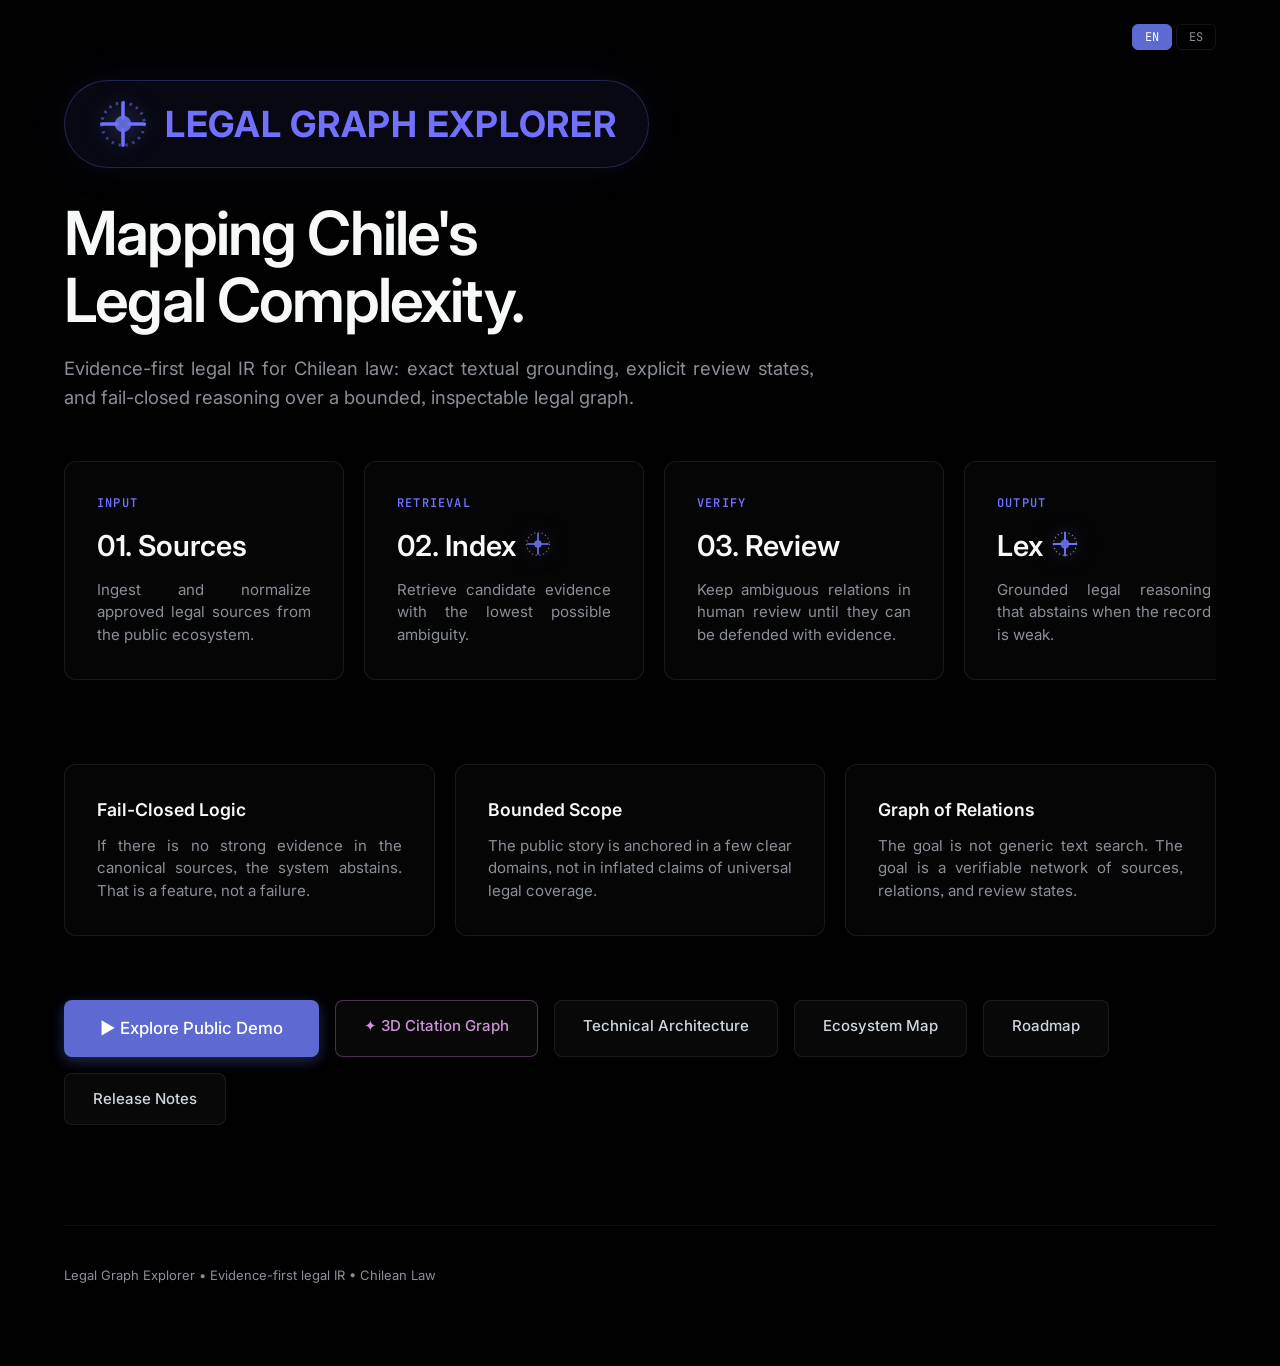
<file: index.html>
<!DOCTYPE html>
<html lang="en">
<head>
    <meta charset="UTF-8">
    <meta name="viewport" content="width=device-width, initial-scale=1.0">
    <title>Legal Graph Explorer — Evidence-First Legal IR for Chilean Law</title>
    <link href="https://fonts.googleapis.com/css2?family=Inter:wght@300;400;500;600;700&family=JetBrains+Mono:wght@400;500&display=swap" rel="stylesheet">
    <link rel="stylesheet" href="base.css">
    <link rel="icon" href="data:image/svg+xml,<svg xmlns='http://www.w3.org/2000/svg' viewBox='0 0 44 44' fill='none'><circle cx='22' cy='22' r='18' stroke='%237170ff' stroke-width='2.5' stroke-dasharray='2 4' opacity='0.5'/><circle cx='22' cy='22' r='7' fill='%235e6ad2'/><path d='M22 17V4M22 27V40M17 22H4M27 22H40' stroke='%237170ff' stroke-width='3' stroke-linecap='round'/></svg>">
    <style>
        .branding-logo {
            display: inline-flex;
            align-items: center;
            gap: 8px;
            font-weight: 700;
            letter-spacing: -0.03em;
        }
        .logo-svg {
            vertical-align: middle;
            filter: drop-shadow(0 0 10px rgba(94, 106, 210, 0.5));
        }
        .badge {
            display: inline-flex;
            align-items: center;
            gap: 16px;
            background: rgba(94, 106, 210, 0.08);
            color: var(--accent-glow);
            padding: 16px 32px;
            border-radius: 9999px;
            font-size: 36px;
            font-weight: 700;
            border: 1px solid rgba(94, 106, 210, 0.3);
            margin-bottom: 32px;
            text-transform: uppercase;
            letter-spacing: 0.02em;
            box-shadow: 0 0 40px rgba(94, 106, 210, 0.1);
        }
        .badge .logo-svg {
            width: 52px;
            height: 52px;
        }
        .node h3 {
            display: flex;
            align-items: center;
            gap: 8px;
            font-size: 1.8rem;
            font-weight: 600;
            color: var(--text-primary);
            margin-bottom: 12px;
        }
        .logo-small {
            width: 28px;
            height: 28px;
            margin-top: -2px;
            stroke-width: 3.5;
        }
        .node.special h3 {
            font-size: 1.8rem;
            margin-bottom: 12px;
            color: var(--text-primary);
            letter-spacing: normal;
        }
        /* ── Language toggle ── */
        .lang-toggle {
            display: flex;
            gap: 4px;
            position: absolute;
            top: 24px;
            right: 24px;
            z-index: 10;
        }
        .lang-toggle button {
            font-family: 'JetBrains Mono', monospace;
            font-size: 0.75rem;
            padding: 4px 12px;
            border-radius: 6px;
            border: 1px solid var(--border-std);
            background: transparent;
            color: var(--text-tertiary);
            cursor: pointer;
            transition: all 0.15s;
        }
        .lang-toggle button.active {
            background: var(--accent);
            color: white;
            border-color: var(--accent);
        }
        .lang-toggle button:not(.active):hover {
            border-color: var(--accent);
            color: var(--accent-glow);
        }
        .layout { position: relative; }
    </style>
</head>
<body>
    <div class="layout">
        <div class="lang-toggle">
            <button data-lang="en" class="active" onclick="setLang('en')">EN</button>
            <button data-lang="es" onclick="setLang('es')">ES</button>
        </div>

        <header>
            <div class="badge">
                <svg class="logo-svg" viewBox="0 0 44 44" fill="none">
                    <circle cx="22" cy="22" r="18" stroke="currentColor" stroke-width="2.5" stroke-dasharray="2 4" opacity="0.5"/>
                    <circle cx="22" cy="22" r="7" fill="#5e6ad2"/>
                    <path d="M22 17V4M22 27V40M17 22H4M27 22H40" stroke="#7170ff" stroke-width="3" stroke-linecap="round"/>
                </svg>
                LEGAL GRAPH EXPLORER
            </div>
            <h1><span data-i18n="hero-title">Mapping Chile's <br>Legal Complexity.</span></h1>
            <p class="lead" data-i18n="hero-lead">Evidence-first legal IR for Chilean law: exact textual grounding, explicit review states, and fail-closed reasoning over a bounded, inspectable legal graph.</p>
        </header>

        <section class="pipeline-container">
            <div class="node">
                <span class="node-label">INPUT</span>
                <h3><span data-i18n="p1-title">01. Sources</span></h3>
                <p data-i18n="p1-desc">Ingest and normalize approved legal sources from the public ecosystem.</p>
            </div>
            <div class="node">
                <span class="node-label">RETRIEVAL</span>
                <h3><span data-i18n="p2-title">02. Index</span><svg class="logo-svg logo-small" viewBox="0 0 44 44" fill="none">
                    <circle cx="22" cy="22" r="18" stroke="currentColor" stroke-width="2" stroke-dasharray="2 4" opacity="0.4"/>
                    <circle cx="22" cy="22" r="6" fill="#5e6ad2"/>
                    <path d="M22 17V6M22 27V38M17 22H6M27 22H38" stroke="#7170ff" stroke-width="2.5" stroke-linecap="round"/>
                </svg></h3>
                <p data-i18n="p2-desc">Retrieve candidate evidence with the lowest possible ambiguity.</p>
            </div>
            <div class="node">
                <span class="node-label">VERIFY</span>
                <h3><span data-i18n="p3-title">03. Review</span></h3>
                <p data-i18n="p3-desc">Keep ambiguous relations in human review until they can be defended with evidence.</p>
            </div>
            <div class="node">
                <span class="node-label">OUTPUT</span>
                <h3><span data-i18n="p4-title">Lex</span><svg class="logo-svg logo-small" viewBox="0 0 44 44" fill="none">
                    <circle cx="22" cy="22" r="18" stroke="currentColor" stroke-width="2" stroke-dasharray="2 4" opacity="0.5"/>
                    <circle cx="22" cy="22" r="7" fill="#5e6ad2"/>
                    <path d="M22 17V4M22 27V40M17 22H4M27 22H40" stroke="#7170ff" stroke-width="3" stroke-linecap="round"/>
                </svg></h3>
                <p data-i18n="p4-desc">Grounded legal reasoning that abstains when the record is weak.</p>
            </div>
        </section>

        <div class="grid">
            <div class="box">
                <h4 data-i18n="b1-title">Fail-Closed Logic</h4>
                <p data-i18n="b1-desc">If there is no strong evidence in the canonical sources, the system abstains. That is a feature, not a failure.</p>
            </div>
            <div class="box">
                <h4 data-i18n="b2-title">Bounded Scope</h4>
                <p data-i18n="b2-desc">The public story is anchored in a few clear domains, not in inflated claims of universal legal coverage.</p>
            </div>
            <div class="box">
                <h4 data-i18n="b3-title">Graph of Relations</h4>
                <p data-i18n="b3-desc">The goal is not generic text search. The goal is a verifiable network of sources, relations, and review states.</p>
            </div>
        </div>

        <nav class="nav-links">
            <a href="demo.html" class="btn btn-primary" style="font-size: 1.05rem; padding: 16px 36px;"><span data-i18n="nav-demo">▶ Explore Public Demo</span></a>
            <a href="graph.html" class="btn btn-ghost" style="border-color: rgba(186,104,200,0.4); color: #ce93d8;">✦ 3D Citation Graph</a>
            <a href="docs.html?page=docs/architecture.md" class="btn btn-ghost" data-i18n="nav-arch">Technical Architecture</a>
            <a href="docs.html?page=docs/ecosystem.md" class="btn btn-ghost" data-i18n="nav-eco">Ecosystem Map</a>
            <a href="docs.html?page=docs/roadmap.md" class="btn btn-ghost" data-i18n="nav-road">Roadmap</a>
            <a href="docs.html?page=docs/release-notes.md" class="btn btn-ghost" data-i18n="nav-rel">Release Notes</a>
        </nav>

        <footer style="margin-top: 100px; padding-top: 40px; border-top: 1px solid var(--border-subtle); color: var(--text-tertiary); font-size: 13px;">
            <span data-i18n="footer">Legal Graph Explorer &bull; Evidence-first legal IR &bull; Chilean Law</span>
        </footer>
    </div>

<script>
const I18N = {
    en: {
        'hero-title': 'Mapping Chile\'s <br>Legal Complexity.',
        'hero-lead': 'Evidence-first legal IR for Chilean law: exact textual grounding, explicit review states, and fail-closed reasoning over a bounded, inspectable legal graph.',
        'p1-title': '01. Sources',
        'p1-desc': 'Ingest and normalize approved legal sources from the public ecosystem.',
        'p2-title': '02. Index',
        'p2-desc': 'Retrieve candidate evidence with the lowest possible ambiguity.',
        'p3-title': '03. Review',
        'p3-desc': 'Keep ambiguous relations in human review until they can be defended with evidence.',
        'p4-title': 'Lex',
        'p4-desc': 'Grounded legal reasoning that abstains when the record is weak.',
        'b1-title': 'Fail-Closed Logic',
        'b1-desc': 'If there is no strong evidence in the canonical sources, the system abstains. That is a feature, not a failure.',
        'b2-title': 'Bounded Scope',
        'b2-desc': 'The public story is anchored in a few clear domains, not in inflated claims of universal legal coverage.',
        'b3-title': 'Graph of Relations',
        'b3-desc': 'The goal is not generic text search. The goal is a verifiable network of sources, relations, and review states.',
        'nav-demo': '▶ Explore Public Demo',
        'nav-arch': 'Technical Architecture',
        'nav-eco': 'Ecosystem Map',
        'nav-road': 'Roadmap',
        'nav-rel': 'Release Notes',
        'footer': 'Legal Graph Explorer &bull; Evidence-first legal IR for Chilean law'
    },
    es: {
        'hero-title': 'Mapeando la Complejidad<br>Legal de Chile.',
        'hero-lead': 'IR legal basado en evidencia para el derecho chileno: fundamentación textual exacta, estados de revisión explícitos y razonamiento fail-closed sobre un grafo legal acotado e inspeccionable.',
        'p1-title': '01. Fuentes',
        'p1-desc': 'Ingestar y normalizar fuentes legales aprobadas del ecosistema público.',
        'p2-title': '02. Índice',
        'p2-desc': 'Recuperar evidencia candidata con la menor ambigüedad posible.',
        'p3-title': '03. Revisión',
        'p3-desc': 'Mantener relaciones ambiguas en revisión humana hasta que puedan defenderse con evidencia.',
        'p4-title': '04. Razonamiento',
        'p4-desc': 'Razonamiento legal fundamentado que se abstiene cuando el registro es débil.',
        'b1-title': 'Lógica Fail-Closed',
        'b1-desc': 'Si no hay evidencia sólida en las fuentes canónicas, el sistema se abstiene. Eso es una característica, no una falla.',
        'b2-title': 'Alcance Acotado',
        'b2-desc': 'La historia pública se ancla en dominios claros y acotados, no en afirmaciones infladas de cobertura legal universal.',
        'b3-title': 'Grafo de Relaciones',
        'b3-desc': 'La meta no es búsqueda de texto genérica. La meta es una red verificable de fuentes, relaciones y estados de revisión.',
        'nav-demo': '▶ Explorar Demo Pública',
        'nav-arch': 'Arquitectura Técnica',
        'nav-eco': 'Mapa del Ecosistema',
        'nav-road': 'Hoja de Ruta',
        'nav-rel': 'Notas de Versión',
        'footer': 'Legal Graph Explorer &bull; IR legal basado en evidencia &bull; Derecho Chileno'
    }
};
function setLang(lang) {
    document.querySelectorAll('[data-i18n]').forEach(el => {
        const key = el.getAttribute('data-i18n');
        if (I18N[lang] && I18N[lang][key]) {
            el.innerHTML = I18N[lang][key];
        }
    });
    document.querySelectorAll('.lang-toggle button').forEach(b => {
        b.classList.toggle('active', b.getAttribute('data-lang') === lang);
    });
    document.documentElement.lang = lang;
    try { localStorage.setItem('lexcon-lang', lang); } catch(e) {}
}
(function() {
    const saved = localStorage.getItem('lexcon-lang');
    if (saved === 'es') setLang('es');
})();
</script>
</body>
</html>
</file>
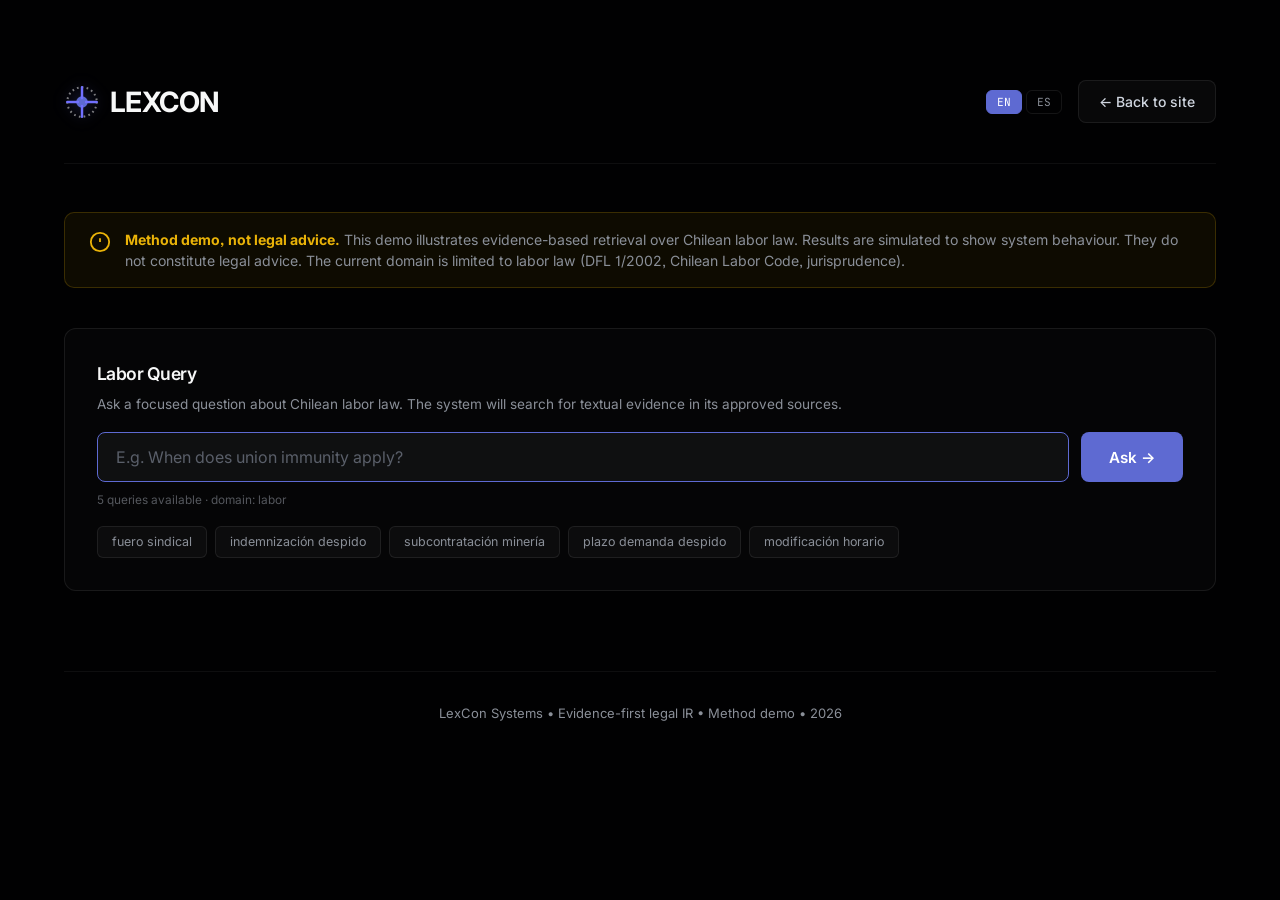
<file: demo.html>
<!DOCTYPE html>
<html lang="en">
<head>
    <meta charset="UTF-8">
    <meta name="viewport" content="width=device-width, initial-scale=1.0">
    <title>LexCon · Public Demo</title>
    <link rel="icon" href="data:image/svg+xml,<svg xmlns='http://www.w3.org/2000/svg' viewBox='0 0 44 44' fill='none'><circle cx='22' cy='22' r='18' stroke='%237170ff' stroke-width='2.5' stroke-dasharray='2 4' opacity='0.5'/><circle cx='22' cy='22' r='7' fill='%235e6ad2'/><path d='M22 17V4M22 27V40M17 22H4M27 22H40' stroke='%237170ff' stroke-width='3' stroke-linecap='round'/></svg>">
    <link href="https://fonts.googleapis.com/css2?family=Inter:wght@300;400;500;600;700&family=JetBrains+Mono:wght@400;500&display=swap" rel="stylesheet">
    <link rel="stylesheet" href="base.css">
    <style>
        body { background: #010102; }

        .demo-layout {
            max-width: 1200px;
            margin: 0 auto;
            padding: 80px 24px;
        }

        .demo-header {
            display: flex;
            justify-content: space-between;
            align-items: center;
            padding-bottom: 40px;
            border-bottom: 1px solid var(--border-subtle);
            margin-bottom: 48px;
        }

        .brand-link { text-decoration: none; color: inherit; }
        .brand-link strong {
            font-size: 28px;
            color: var(--text-primary);
            letter-spacing: -0.02em;
            font-weight: 700;
            display: flex;
            align-items: center;
            gap: 10px;
        }
        .brand-link .logo-svg-mini {
            width: 36px; height: 36px;
            vertical-align: middle;
            filter: drop-shadow(0 0 8px rgba(94, 106, 210, 0.4));
        }
        .back-link {
            font-size: 14px; padding: 10px 20px;
        }

        /* ── Language toggle ── */
        .lang-toggle {
            display: flex;
            gap: 4px;
        }
        .lang-toggle button {
            font-family: 'JetBrains Mono', monospace;
            font-size: 0.7rem;
            padding: 4px 10px;
            border-radius: 6px;
            border: 1px solid var(--border-std);
            background: transparent;
            color: var(--text-tertiary);
            cursor: pointer;
            transition: all 0.15s;
        }
        .lang-toggle button.active {
            background: var(--accent);
            color: white;
            border-color: var(--accent);
        }
        .lang-toggle button:not(.active):hover {
            border-color: var(--accent);
            color: var(--accent-glow);
        }

        .disclaimer-banner {
            background: rgba(234, 179, 8, 0.06);
            border: 1px solid rgba(234, 179, 8, 0.2);
            padding: 16px 24px;
            border-radius: 10px;
            display: flex;
            align-items: flex-start;
            gap: 14px;
            margin-bottom: 40px;
            font-size: 0.88rem;
            color: var(--text-tertiary);
            line-height: 1.5;
        }
        .disclaimer-banner .icon {
            flex-shrink: 0;
            width: 22px; height: 22px;
            color: #eab308;
            margin-top: 2px;
        }
        .disclaimer-banner strong { color: #eab308; }

        .query-panel {
            background: rgba(255,255,255,0.02);
            border: 1px solid var(--border-std);
            border-radius: 12px;
            padding: 32px;
            margin-bottom: 32px;
        }
        .query-panel h2 {
            font-size: 1.1rem;
            font-weight: 600;
            color: var(--text-primary);
            margin-bottom: 6px;
        }
        .query-panel .sub {
            font-size: 0.85rem;
            color: var(--text-tertiary);
            margin-bottom: 18px;
        }

        .query-row {
            display: flex;
            gap: 12px;
        }
        .query-row input {
            flex: 1;
            background: #0f1011;
            border: 1px solid var(--border-std);
            border-radius: 8px;
            padding: 14px 18px;
            font-size: 1rem;
            font-family: 'Inter', sans-serif;
            color: var(--text-primary);
            outline: none;
            transition: border-color 0.2s;
        }
        .query-row input:focus { border-color: var(--accent); }
        .query-row input::placeholder { color: #5a5f6a; }
        .query-row .ask-btn {
            background: var(--accent);
            color: white;
            border: none;
            border-radius: 8px;
            padding: 14px 28px;
            font-size: 0.95rem;
            font-weight: 600;
            font-family: 'Inter', sans-serif;
            cursor: pointer;
            transition: all 0.2s;
            white-space: nowrap;
        }
        .query-row .ask-btn:hover { filter: brightness(1.1); transform: translateY(-1px); }
        .query-row .ask-btn:disabled { opacity: 0.4; cursor: not-allowed; transform: none; }

        .example-hints {
            display: flex;
            flex-wrap: wrap;
            gap: 8px;
            margin-top: 16px;
        }
        .example-hint {
            font-size: 0.78rem;
            color: var(--text-tertiary);
            background: rgba(255,255,255,0.03);
            border: 1px solid var(--border-std);
            padding: 6px 14px;
            border-radius: 6px;
            cursor: pointer;
            transition: all 0.15s;
        }
        .example-hint:hover { border-color: var(--accent); color: var(--accent-glow); }

        #results { display: none; margin-top: 32px; }

        .answer-card {
            background: rgba(255,255,255,0.02);
            border: 1px solid var(--border-std);
            border-radius: 12px;
            padding: 28px;
            margin-bottom: 24px;
        }
        .answer-card .label {
            font-family: 'JetBrains Mono', monospace;
            font-size: 0.7rem;
            color: var(--accent-glow);
            text-transform: uppercase;
            letter-spacing: 0.12em;
            margin-bottom: 8px;
        }
        .answer-card .verdict {
            font-size: 1.3rem;
            font-weight: 600;
            margin-bottom: 8px;
        }
        .answer-card .verdict.abstain { color: #eab308; }
        .answer-card .verdict.answer { color: #22c55e; }
        .answer-card .explanation {
            font-size: 0.94rem;
            color: var(--text-tertiary);
            line-height: 1.6;
        }

        .evidence-section { margin-bottom: 24px; }
        .evidence-section h3 {
            font-size: 0.95rem;
            font-weight: 600;
            color: var(--text-primary);
            margin-bottom: 16px;
            display: flex;
            align-items: center;
            gap: 8px;
        }
        .evidence-card {
            background: rgba(255,255,255,0.015);
            border: 1px solid var(--border-std);
            border-radius: 10px;
            padding: 20px;
            margin-bottom: 12px;
            transition: border-color 0.2s;
        }
        .evidence-card:hover { border-color: rgba(94, 106, 210, 0.25); }
        .evidence-meta {
            display: flex;
            flex-wrap: wrap;
            gap: 8px;
            margin-bottom: 10px;
        }
        .evidence-meta .tag {
            font-size: 0.7rem;
            font-family: 'JetBrains Mono', monospace;
            padding: 3px 10px;
            border-radius: 4px;
            font-weight: 600;
            text-transform: uppercase;
            letter-spacing: 0.05em;
        }
        .tag-reviewed { background: rgba(34, 197, 94, 0.1); color: #22c55e; border: 1px solid rgba(34, 197, 94, 0.2); }
        .tag-unreviewed { background: rgba(234, 179, 8, 0.1); color: #eab308; border: 1px solid rgba(234, 179, 8, 0.2); }
        .tag-rejected { background: rgba(239, 68, 68, 0.1); color: #ef4444; border: 1px solid rgba(239, 68, 68, 0.2); }
        .tag-source { background: rgba(94, 106, 210, 0.1); color: var(--accent-glow); border: 1px solid rgba(94, 106, 210, 0.2); }

        .simulated-badge {
            display: inline-block;
            font-size: 0.68rem;
            font-family: 'JetBrains Mono', monospace;
            text-transform: uppercase;
            letter-spacing: 0.08em;
            font-weight: 700;
            padding: 2px 8px;
            border-radius: 4px;
            background: rgba(234,179,8,0.1);
            color: #eab308;
            border: 1px solid rgba(234,179,8,0.25);
        }

        .evidence-card .source-name {
            font-size: 0.85rem;
            font-weight: 500;
            color: var(--text-secondary);
            margin-bottom: 4px;
        }
        .evidence-card .snippet {
            font-size: 0.88rem;
            color: var(--text-tertiary);
            line-height: 1.5;
            padding: 10px 14px;
            background: rgba(0,0,0,0.25);
            border-radius: 6px;
            border-left: 3px solid var(--accent);
            margin-bottom: 8px;
            font-family: 'JetBrains Mono', monospace;
            font-size: 0.78rem;
        }
        .evidence-card .trace-link {
            font-size: 0.78rem;
            color: var(--accent-glow);
            cursor: pointer;
            text-decoration: underline;
            text-underline-offset: 2px;
            opacity: 0.7;
            transition: opacity 0.15s;
        }
        .evidence-card .trace-link:hover { opacity: 1; }

        .trace-panel {
            display: none;
            margin-top: 12px;
            padding: 14px;
            background: rgba(0,0,0,0.15);
            border-radius: 8px;
            border: 1px solid var(--border-std);
        }
        .trace-panel.visible { display: block; }
        .trace-panel h4 {
            font-size: 0.8rem;
            font-weight: 600;
            color: var(--text-primary);
            margin-bottom: 8px;
            font-family: 'JetBrains Mono', monospace;
        }
        .trace-panel .trace-step {
            display: flex;
            align-items: center;
            gap: 8px;
            font-size: 0.78rem;
            color: var(--text-tertiary);
            padding: 4px 0;
        }
        .trace-panel .trace-step .arrow { color: var(--accent-glow); font-weight: 600; }
        .trace-panel .trace-dot { width: 6px; height: 6px; border-radius: 50%; flex-shrink: 0; }
        .trace-dot.reviewed { background: #22c55e; }
        .trace-dot.unreviewed { background: #eab308; }

        .loading-dots {
            display: inline-flex;
            gap: 4px;
            align-items: center;
        }
        .loading-dots span {
            width: 8px; height: 8px;
            background: var(--accent);
            border-radius: 50%;
            animation: pulse 1.2s ease-in-out infinite;
        }
        .loading-dots span:nth-child(2) { animation-delay: 0.2s; }
        .loading-dots span:nth-child(3) { animation-delay: 0.4s; }
        @keyframes pulse {
            0%, 80%, 100% { opacity: 0.3; transform: scale(0.8); }
            40% { opacity: 1; transform: scale(1); }
        }

        .demo-footer {
            margin-top: 80px;
            padding-top: 32px;
            border-top: 1px solid var(--border-subtle);
            color: var(--text-tertiary);
            font-size: 13px;
            text-align: center;
        }

        @media (max-width: 700px) {
            .query-row { flex-direction: column; }
            .demo-header { flex-direction: column; gap: 16px; align-items: flex-start; }
        }
        @media (max-width: 480px) {
            .demo-layout { padding: 40px 16px; }
            .disclaimer-banner { padding: 12px 16px; font-size: 0.8rem; }
            .demo-header { padding-bottom: 24px; margin-bottom: 28px; }
            .brand-link strong { font-size: 22px; }
            .brand-link .logo-svg-mini { width: 28px; height: 28px; }
            .query-panel { padding: 20px; }
            .example-hints { max-height: 80px; overflow: hidden; }
            .evidence-card { padding: 14px; }
            .evidence-card .snippet { font-size: 0.72rem; padding: 8px 10px; }
            .answer-card { padding: 18px; }
            .answer-card .verdict { font-size: 1.1rem; }
        }
    </style>
</head>
<body>
<div class="demo-layout">

    <!-- Header -->
    <div class="demo-header">
        <a href="index.html" class="brand-link">
            <strong>
                <svg class="logo-svg-mini" viewBox="0 0 44 44" fill="none">
                    <circle cx="22" cy="22" r="18" stroke="currentColor" stroke-width="2.5" stroke-dasharray="2 4" opacity="0.5"/>
                    <circle cx="22" cy="22" r="7" fill="#5e6ad2"/>
                    <path d="M22 17V4M22 27V40M17 22H4M27 22H40" stroke="#7170ff" stroke-width="3" stroke-linecap="round"/>
                </svg>
                LEXCON
            </strong>
        </a>
        <div style="display:flex; gap:16px; align-items:center;">
            <div class="lang-toggle">
                <button data-lang="en" class="active" onclick="setLang('en')">EN</button>
                <button data-lang="es" onclick="setLang('es')">ES</button>
            </div>
            <a href="index.html" class="btn btn-ghost back-link" data-i18n="back-link">← Back to site</a>
        </div>
    </div>

    <!-- Disclaimer -->
    <div class="disclaimer-banner">
        <svg class="icon" viewBox="0 0 24 24" fill="none" stroke="currentColor" stroke-width="2">
            <circle cx="12" cy="12" r="10"/>
            <line x1="12" y1="8" x2="12" y2="12"/>
            <line x1="12" y1="16" x2="12.01" y2="16"/>
        </svg>
        <div>
            <strong data-i18n="disclaimer-title">Method demo, not legal advice.</strong>
            <span data-i18n="disclaimer-body">This demo illustrates evidence-based retrieval over Chilean labor law. Results are simulated to show system behaviour. They do not constitute legal advice. The current domain is limited to labor law (DFL 1/2002, Chilean Labor Code, jurisprudence).</span>
        </div>
    </div>

    <!-- Query -->
    <div class="query-panel">
        <h2 data-i18n="query-title">Labor Query</h2>
        <p class="sub" data-i18n="query-sub">Ask a focused question about Chilean labor law. The system will search for textual evidence in its approved sources.</p>

        <div class="query-row">
            <input type="text" id="query-input" data-i18n-placeholder="query-input-placeholder" placeholder="E.g. When does union immunity apply?" autofocus>
            <button class="ask-btn" id="ask-btn" onclick="runQuery()" data-i18n="ask-btn">Ask →</button>
        </div>

        <div class="query-footnote" style="font-size:0.74rem; color:var(--text-tertiary); margin-top:10px; opacity:0.6;"><span data-i18n="footnote">5 queries available · domain: labor</span></div>

        <div class="example-hints">
            <span class="example-hint" onclick="fillQuery('fuero sindical')">fuero sindical</span>
            <span class="example-hint" onclick="fillQuery('indemnización despido')">indemnización despido</span>
            <span class="example-hint" onclick="fillQuery('subcontratación minería')">subcontratación minería</span>
            <span class="example-hint" onclick="fillQuery('plazo demanda despido')">plazo demanda despido</span>
            <span class="example-hint" onclick="fillQuery('modificación horario')">modificación horario</span>
        </div>
    </div>

    <!-- Results -->
    <div id="results">
        <div class="answer-card" id="answer-card"></div>
        <div class="evidence-section" id="evidence-section"></div>
    </div>

    <!-- Footer -->
    <div class="demo-footer">
        LexCon Systems &bull; <span data-i18n="footer-tag">Evidence-first legal IR</span> &bull; <span data-i18n="footer-method">Method demo</span> &bull; 2026
    </div>
</div>

<script>
// ── UI Internationalization ──
const I18N_UI = {
    en: {
        'back-link': '← Back to site',
        'disclaimer-title': 'Method demo, not legal advice.',
        'disclaimer-body': 'This demo illustrates evidence-based retrieval over Chilean labor law. Results are simulated to show system behaviour. They do not constitute legal advice. The current domain is limited to labor law (DFL 1/2002, Chilean Labor Code, jurisprudence).',
        'query-title': 'Labor Query',
        'query-sub': 'Ask a focused question about Chilean labor law. The system will search for textual evidence in its approved sources.',
        'ask-btn': 'Ask →',
        'query-input-placeholder': 'E.g. When does union immunity apply?',
        'footnote': '5 queries available · domain: labor',
        'footer-tag': 'Evidence-first legal IR',
        'footer-method': 'Method demo',
        'loading-text': 'Searching evidence in approved sources...',
        'verdict-label': 'VERDICT',
        'verdict-answer': '✓ ANSWER',
        'verdict-abstain': '⏹ ABSTAINS',
        'evidence-heading': 'evidence(s) retrieved',
        'no-evidence': 'No textual evidence found in approved sources. The system cannot answer with foundation.',
        'trace-heading': 'Relation trace',
        'trace-show': '▸ Show traceability',
        'trace-hide': '▾ Hide traceability',
        'summary-reviewed': 'reviewed',
        'summary-unreviewed': 'unreviewed',
        'source-tag': 'Source',
        'reviewed-tag': 'Reviewed',
        'unreviewed-tag': 'Unreviewed',
        'rejected-tag': 'Rejected',
        'empty-msg': 'Type a query to get started',
        'simulated': 'SIMULATED',
        'pending-text': '[Text pending extraction — source identified but not reviewed]',
        'consultando': 'SEARCHING'
    },
    es: {
        'back-link': '← Volver al sitio',
        'disclaimer-title': 'Demo de método, no asesoría legal.',
        'disclaimer-body': 'Esta demo ilustra el flujo de recuperación basada en evidencia sobre derecho laboral chileno. Los resultados son simulados para mostrar el comportamiento del sistema. No constituyen asesoría legal. El dominio actual está limitado a derecho laboral (DFL 1/2002, Código del Trabajo).',
        'query-title': 'Consulta laboral',
        'query-sub': 'Haz una pregunta acotada sobre derecho laboral chileno. El sistema buscará evidencia textual en sus fuentes aprobadas.',
        'ask-btn': 'Consultar →',
        'query-input-placeholder': 'Ej: ¿Cuándo procede el fuero sindical?',
        'footnote': '5 consultas disponibles · dominio: laboral',
        'footer-tag': 'IR legal basado en evidencia',
        'footer-method': 'Demo de método',
        'loading-text': 'Buscando evidencia en fuentes aprobadas...',
        'verdict-label': 'VEREDICTO',
        'verdict-answer': '✓ RESPUESTA',
        'verdict-abstain': '⏹ SE ABSTIENE',
        'evidence-heading': 'evidencia(s) recuperada(s)',
        'no-evidence': 'No se encontró evidencia textual en las fuentes aprobadas. El sistema no puede responder con fundamento.',
        'trace-heading': 'Traza de relación',
        'trace-show': '▸ Mostrar trazabilidad',
        'trace-hide': '▾ Ocultar trazabilidad',
        'summary-reviewed': 'revisadas',
        'summary-unreviewed': 'sin revisar',
        'source-tag': 'Fuente',
        'reviewed-tag': 'Revisado',
        'unreviewed-tag': 'Sin revisar',
        'rejected-tag': 'Rechazado',
        'empty-msg': 'Escribe una consulta para comenzar',
        'simulated': 'SIMULADO',
        'pending-text': '[Texto pendiente de extracción — fuente identificada pero no revisada]',
        'consultando': 'CONSULTANDO'
    }
};

// ── Bilingual Knowledge Base ──
const KB = [
    {
        keywords: ['fuero sindical', 'sindicato', 'fuero'],
        verdict: 'answer',
        title_en: 'Union immunity applicability',
        title_es: 'Procedencia del fuero sindical',
        explanation_en: 'Article 243 of the Chilean Labor Code grants union immunity (fuero sindical) to workers involved in forming a union, from 30 days before the constitutive assembly until 30 days after. Article 244 extends this protection to union officers from their election until 6 months after leaving office.',
        explanation_es: 'El artículo 243 del Código del Trabajo establece el fuero sindical para los trabajadores que participan en la constitución de un sindicato, desde los 30 días anteriores a la asamblea constitutiva hasta 30 días después de celebrada. El artículo 244 extiende esta protección a los directores sindicales desde su elección y hasta 6 meses después de cesar en el cargo.',
        evidence_en: [
            { source: 'Chilean Labor Code, Art. 243', snippet: 'Workers involved in forming a union shall enjoy labor immunity from thirty days before the constitutive assembly until thirty days after it.', review: 'reviewed', trace: ['Chilean Labor Code (consolidated DFL 1/2002)', '→ Art. 243 §1', '→ Canonical review (LexO-graph edge #CT-243-A)', '→ Promoted to goldset 2025-03'] },
            { source: 'Chilean Labor Code, Art. 244', snippet: 'Union officers [...] shall enjoy labor immunity from their election date until six months after leaving office, for the duration of their term.', review: 'reviewed', trace: ['Chilean Labor Code (consolidated DFL 1/2002)', '→ Art. 244 §1', '→ Canonical review (LexO-graph edge #CT-244-A)', '→ Promoted to goldset 2025-01'] }
        ],
        evidence_es: [
            { source: 'Código del Trabajo, Art. 243', snippet: 'Los trabajadores que se encuentren en el proceso de constitución de un sindicato gozarán de fuero laboral desde los treinta días anteriores a la celebración de la asamblea constitutiva y hasta los treinta días siguientes a la misma.', review: 'reviewed', trace: ['Código del Trabajo (texto refundido DFL 1/2002)', '→ Art. 243 inc. 1°', '→ Revisión canónica (LexO-graph edge #CT-243-A)', '→ Promovido a goldset 2025-03'] },
            { source: 'Código del Trabajo, Art. 244', snippet: 'Los directores sindicales [...] gozarán de fuero laboral desde la fecha de su elección y hasta seis meses después de haber cesado en el cargo, por el tiempo que dure su mandato.', review: 'reviewed', trace: ['Código del Trabajo (texto refundido DFL 1/2002)', '→ Art. 244 inc. 1°', '→ Revisión canónica (LexO-graph edge #CT-244-A)', '→ Promovido a goldset 2025-01'] }
        ]
    },
    {
        keywords: ['indemnización despido', 'despido injustificado', 'indemnización años', 'años servicio'],
        verdict: 'answer',
        title_en: 'Unfair dismissal compensation',
        title_es: 'Indemnización por despido injustificado',
        explanation_en: 'Article 162 of the Labor Code governs seniority compensation for dismissal without legal cause. It grants 30 days of the last monthly salary per year worked, capped at 330 days (11 years). A substitute notice payment (30 days) also applies if the employer omits notice.',
        explanation_es: 'El artículo 162 del Código del Trabajo regula la indemnización por años de servicio en caso de despido sin causa legal. Corresponden 30 días de la última remuneración por cada año trabajado, con un tope de 330 días (11 años). Adicionalmente, procede una indemnización sustitutiva del aviso previo (30 días) si el empleador omite el aviso.',
        evidence_en: [
            { source: 'Chilean Labor Code, Art. 162', snippet: 'If the employer invokes one of the grounds under Article 160 and the court declares the dismissal unjustified, undue, or improper, the employer shall pay seniority compensation [...] at a rate of thirty days of the last monthly salary per year worked.', review: 'reviewed', trace: ['Chilean Labor Code (DFL 1/2002)', '→ Art. 162 §1', '→ Canonical review (LexO-graph edge #CT-162-A)'] }
        ],
        evidence_es: [
            { source: 'Código del Trabajo, Art. 162', snippet: 'Si el empleador invocare una de las causales del artículo 160 y el tribunal declarare injustificado, indebido o improcedente el despido, condenará al empleador al pago de la indemnización por años de servicio [...] a razón de treinta días de la última remuneración mensual por cada año trabajado.', review: 'reviewed', trace: ['Código del Trabajo (DFL 1/2002)', '→ Art. 162 inc. 1°', '→ Revisión canónica (LexO-graph edge #CT-162-A)'] }
        ]
    },
    {
        keywords: ['subcontratación', 'mineras', 'faenas mineras', 'minería'],
        verdict: 'abstain',
        title_en: 'Subcontracting in mining operations — insufficient evidence',
        title_es: 'Subcontratación en faenas mineras — evidencia insuficiente',
        explanation_en: 'The system lacks sufficient textual evidence to answer this query. Approved sources cover the general subcontracting regime (Law 20.123), but specific sectoral rules for mining operations are still under review. An additional review sprint is needed before promoting relations in this subdomain.',
        explanation_es: 'El sistema no cuenta con evidencia textual suficiente para responder esta consulta. Las fuentes aprobadas en el dominio laboral cubren el régimen general de subcontratación (Ley 20.123), pero las normas sectoriales específicas para faenas mineras aún están en revisión. Se requiere un sprint de revisión adicional antes de promover relaciones en este subdominio.',
        evidence_en: [
            { source: 'Law 20.123 (general subcontracting)', snippet: 'The law regulates work under subcontracting regimes, the operation of temporary service companies, and temporary service employment contracts.', review: 'reviewed', trace: ['Law 20.123 (consolidated text)', '→ Title I', '→ Canonical review (LexO-graph edge #L20123-T1-A)'] },
            { source: 'Mining Safety Regulation (DS 132/2003)', snippet: null, review: 'unreviewed', trace: ['DS 132/2003 — unreviewed', '→ Relation to labor subcontracting not yet established', '→ Pending: cross-reference Law 20.123 / DS 132'] }
        ],
        evidence_es: [
            { source: 'Ley 20.123 (subcontratación general)', snippet: 'La ley regula el trabajo en régimen de subcontratación, el funcionamiento de las empresas de servicios transitorios y el contrato de trabajo de servicios transitorios.', review: 'reviewed', trace: ['Ley 20.123 (texto refundido)', '→ Título I', '→ Revisión canónica (LexO-graph edge #L20123-T1-A)'] },
            { source: 'Reglamento de seguridad minera (DS 132/2003)', snippet: null, review: 'unreviewed', trace: ['DS 132/2003 — sin revisión', '→ Relación con subcontratación laboral aún no establecida', '→ Pendiente: cruce Ley 20.123 / DS 132'] }
        ],
        abstention_note_en: 'Existing evidence covers general subcontracting but not its specific application to mining operations. The system abstains because the regulatory cross-reference has not been reviewed.',
        abstention_note_es: 'La evidencia existente cubre subcontratación general pero no su aplicación específica a faenas mineras. El sistema se abstiene porque el cruce normativo no ha sido revisado.'
    },
    {
        keywords: ['plazo demanda despido', 'plazo demandar', 'caducidad despido', '60 días'],
        verdict: 'answer',
        title_en: 'Deadline to file a dismissal lawsuit',
        title_es: 'Plazo para demandar después del despido',
        explanation_en: 'Article 480 of the Labor Code sets a 60 business-day deadline from the worker\'s separation to file a labor lawsuit. If the dismissal was verbal or without a documented notice letter, the count starts when the worker has reliable knowledge of the grounds invoked.',
        explanation_es: 'El artículo 480 del Código del Trabajo establece un plazo de 60 días hábiles desde la separación del trabajador para interponer la demanda laboral. Si el despido fue verbal o sin carta de aviso documentada, el cómputo se inicia desde que el trabajador toma conocimiento fehaciente de la causal invocada.',
        evidence_en: [
            { source: 'Chilean Labor Code, Art. 480', snippet: 'Actions arising from rights recognized in this Code prescribe within sixty business days, counted from the date of the worker\'s separation.', review: 'reviewed', trace: ['Chilean Labor Code (DFL 1/2002)', '→ Art. 480 §1', '→ Canonical review (LexO-graph edge #CT-480-A)'] },
            { source: 'Chilean Labor Code, Art. 480 §2', snippet: 'In the case of a verbal dismissal or one without a notice letter, the deadline shall run from when the worker has reliable knowledge of the grounds invoked.', review: 'reviewed', trace: ['Chilean Labor Code (DFL 1/2002)', '→ Art. 480 §2', '→ Canonical review (LexO-graph edge #CT-480-B)'] }
        ],
        evidence_es: [
            { source: 'Código del Trabajo, Art. 480', snippet: 'Las acciones que emanan de los derechos reconocidos en este Código prescriben en el plazo de sesenta días hábiles, contados desde la fecha de la separación del trabajador.', review: 'reviewed', trace: ['Código del Trabajo (DFL 1/2002)', '→ Art. 480 inc. 1°', '→ Revisión canónica (LexO-graph edge #CT-480-A)'] },
            { source: 'Código del Trabajo, Art. 480 inc. 2°', snippet: 'Tratándose de un despido verbal o sin carta de aviso, el plazo se contará desde que el trabajador tome conocimiento fehaciente de la causal invocada.', review: 'reviewed', trace: ['Código del Trabajo (DFL 1/2002)', '→ Art. 480 inc. 2°', '→ Revisión canónica (LexO-graph edge #CT-480-B)'] }
        ]
    },
    {
        keywords: ['modificación horario', 'horario trabajo', 'jornada', 'unilateral'],
        verdict: 'answer',
        title_en: 'Unilateral modification of working hours',
        title_es: 'Modificación unilateral del horario de trabajo',
        explanation_en: 'Article 10 of the Labor Code establishes working hours as an essential contract element. Changes require mutual agreement. Unilateral modification by the employer may constitute constructive dismissal (self-dismissal) if it substantially affects agreed-upon conditions.',
        explanation_es: 'El artículo 10 del Código del Trabajo establece que la jornada de trabajo es un elemento esencial del contrato. Su modificación requiere acuerdo mutuo. La modificación unilateral por parte del empleador puede constituir despido indirecto (autodespido) si afecta sustancialmente las condiciones pactadas.',
        evidence_en: [
            { source: 'Chilean Labor Code, Art. 10', snippet: 'Working hours are an essential element of the individual employment contract. Any substantial modification of agreed conditions requires the consent of both parties.', review: 'reviewed', trace: ['Chilean Labor Code (DFL 1/2002)', '→ Art. 10', '→ Canonical review (LexO-graph edge #CT-10-A)'] },
            { source: 'Chilean Labor Code, Art. 171 (self-dismissal)', snippet: 'If the employer introduces substantial modifications to working conditions without the worker\'s consent, the worker may self-dismiss and shall be entitled to corresponding compensation.', review: 'reviewed', trace: ['Chilean Labor Code (DFL 1/2002)', '→ Art. 171', '→ Canonical review (LexO-graph edge #CT-171-A)'] }
        ],
        evidence_es: [
            { source: 'Código del Trabajo, Art. 10', snippet: 'La jornada de trabajo es uno de los elementos esenciales del contrato individual de trabajo. Toda modificación sustancial de las condiciones pactadas requiere acuerdo de ambas partes.', review: 'reviewed', trace: ['Código del Trabajo (DFL 1/2002)', '→ Art. 10', '→ Revisión canónica (LexO-graph edge #CT-10-A)'] },
            { source: 'Código del Trabajo, Art. 171 (despido indirecto)', snippet: 'Si el empleador introduce modificaciones sustanciales en las condiciones de trabajo sin consentimiento del trabajador, éste podrá autodespedirse y tendrá derecho a las indemnizaciones correspondientes.', review: 'reviewed', trace: ['Código del Trabajo (DFL 1/2002)', '→ Art. 171', '→ Revisión canónica (LexO-graph edge #CT-171-A)'] }
        ]
    }
];

const FALLBACK = {
    verdict: 'abstain',
    title_en: 'Query outside covered domain',
    title_es: 'Consulta fuera del dominio cubierto',
    explanation_en: 'The system does not have sufficient textual evidence in its approved sources to answer this query. Current sources cover Chilean labor law (Labor Code, Law 20.123, associated jurisprudence) for focused questions. For other areas or very specific questions, the system abstains — this is intentional.',
    explanation_es: 'El sistema no tiene suficiente evidencia textual en sus fuentes aprobadas para responder esta consulta. Las fuentes actuales cubren derecho laboral chileno (Código del Trabajo, Ley 20.123) en preguntas acotadas. Para otras áreas o preguntas muy específicas, el sistema se abstiene — esto es intencional.',
    abstention_note_en: 'Question outside the scope of approved sources. See documentation on available domains.',
    abstention_note_es: 'Pregunta fuera del alcance de las fuentes aprobadas actualmente. Consulte la documentación sobre dominios disponibles.',
    evidence: []
};

let currentLang = 'en';

function setLang(lang) {
    currentLang = lang;
    // Update data-i18n elements
    document.querySelectorAll('[data-i18n]').forEach(el => {
        const key = el.getAttribute('data-i18n');
        if (I18N_UI[lang] && I18N_UI[lang][key]) {
            el.innerHTML = I18N_UI[lang][key];
        }
    });
    // Update data-i18n-placeholder
    document.querySelectorAll('[data-i18n-placeholder]').forEach(el => {
        const key = el.getAttribute('data-i18n-placeholder');
        if (I18N_UI[lang] && I18N_UI[lang][key]) {
            el.placeholder = I18N_UI[lang][key];
        }
    });
    // Toggle active
    document.querySelectorAll('.lang-toggle button').forEach(b => {
        b.classList.toggle('active', b.getAttribute('data-lang') === lang);
    });
    document.documentElement.lang = lang;
    // Re-render if results are visible
    const results = document.getElementById('results');
    if (results.style.display === 'block' && results.dataset.rendered) {
        const state = JSON.parse(results.dataset.rendered);
        renderResults(state.entry, document.getElementById(state.answerCardId), document.getElementById(state.evidenceSectionId), lang);
    }
    try { localStorage.setItem('lexcon-lang', lang); } catch(e) {}
}

function fillQuery(text) {
    document.getElementById('query-input').value = text;
    runQuery();
}

function runQuery() {
    const input = document.getElementById('query-input');
    const query = input.value.trim();
    const btn = document.getElementById('ask-btn');
    const results = document.getElementById('results');
    const answerCard = document.getElementById('answer-card');
    const evidenceSection = document.getElementById('evidence-section');

    if (!query) {
        results.style.display = 'block';
        answerCard.innerHTML = '';
        evidenceSection.innerHTML = `
            <div style="padding: 20px; text-align: center; color: var(--text-tertiary); font-size: 0.9rem; border: 1px solid var(--border-std); border-radius: 8px; opacity: 0.7;">
                ${I18N_UI[currentLang]['empty-msg']}
            </div>`;
        return;
    }

    results.style.display = 'block';
    answerCard.innerHTML = `
        <div class="label">${I18N_UI[currentLang]['consultando']}</div>
        <div style="padding: 12px 0;">
            <span style="color: var(--text-tertiary); font-size: 0.9rem;">${I18N_UI[currentLang]['loading-text']}</span>
            <div class="loading-dots" style="margin-top: 10px;">
                <span></span><span></span><span></span>
            </div>
        </div>
    `;
    evidenceSection.innerHTML = '';
    btn.disabled = true;

    setTimeout(() => {
        const ql = query.toLowerCase();
        let match = null;
        let bestScore = 0;
        for (const entry of KB) {
            let score = 0;
            for (const kw of entry.keywords) {
                if (ql.includes(kw)) score += 1;
            }
            if (score > bestScore) {
                bestScore = score;
                match = entry;
            }
        }
        if (!match || bestScore < 1) {
            const tokens = ql.split(/\s+/);
            for (const entry of KB) {
                let score = 0;
                for (const t of tokens) {
                    if (t.length < 4) continue;
                    for (const kw of entry.keywords) {
                        if (kw.includes(t) || t.includes(kw)) score += 0.5;
                    }
                }
                if (score > bestScore) {
                    bestScore = score;
                    match = entry;
                }
            }
        }
        if (!match || bestScore < 0.5) {
            match = FALLBACK;
        }

        renderResults(match, answerCard, evidenceSection, currentLang);
        // Store state for lang-switch re-render
        results.dataset.rendered = JSON.stringify({ entry: match, answerCardId: 'answer-card', evidenceSectionId: 'evidence-section' });
        btn.disabled = false;
    }, Math.max(300, 800 + Math.random() * 800));
}

function renderResults(entry, answerCard, evidenceSection, lang) {
    const ui = I18N_UI[lang];
    const isAbstain = entry.verdict === 'abstain';
    const verdictClass = isAbstain ? 'abstain' : 'answer';
    const verdictSymbol = isAbstain ? ui['verdict-abstain'] : ui['verdict-answer'];

    // Pick language-dependent fields
    const title = lang === 'es' ? (entry.title_es || entry.title_en) : (entry.title_en || entry.title_es);
    const explanation = lang === 'es' ? (entry.explanation_es || entry.explanation_en) : (entry.explanation_en || entry.explanation_es);
    const abstainNote = lang === 'es' ? (entry.abstention_note_es || entry.abstention_note_en || '') : (entry.abstention_note_en || entry.abstention_note_es || '');
    const evidenceArr = lang === 'es' ? (entry.evidence_es || entry.evidence || []) : (entry.evidence_en || entry.evidence || []);

    answerCard.innerHTML = `
        <div class="label">${ui['verdict-label']}</div>
        <div class="verdict ${verdictClass}">${verdictSymbol}</div>
        <div class="explanation">${explanation}</div>
        ${abstainNote ? `<div class="explanation" style="margin-top: 12px; padding: 12px; background: rgba(234,179,8,0.05); border-radius: 6px; border-left: 3px solid rgba(234,179,8,0.3);">${abstainNote}</div>` : ''}
    `;

    if (!evidenceArr || evidenceArr.length === 0) {
        evidenceSection.innerHTML = `
            <h3>${ui['evidence-heading'].replace(/^\d+\s*/, '0 ')}</h3>
            <div style="padding: 20px; text-align: center; color: var(--text-tertiary); font-size: 0.9rem; border: 1px dashed var(--border-subtle); border-radius: 8px;">
                ${ui['no-evidence']}
            </div>
        `;
        return;
    }

    let html = `<h3>${evidenceArr.length} ${ui['evidence-heading']}</h3>`;
    let idx = 0;

    for (const ev of evidenceArr) {
        const reviewClass = ev.review === 'reviewed' ? 'tag-reviewed' : ev.review === 'unreviewed' ? 'tag-unreviewed' : 'tag-rejected';
        const reviewLabel = ev.review === 'reviewed' ? ui['reviewed-tag'] : ev.review === 'unreviewed' ? ui['unreviewed-tag'] : ui['rejected-tag'];
        const traceId = `trace-${idx}`;

        html += `
        <div class="evidence-card">
            <div class="evidence-meta">
                <span class="tag tag-source">${ui['source-tag']}</span>
                <span class="tag ${reviewClass}">${reviewLabel}</span>
                <span class="simulated-badge">${ui['simulated']}</span>
            </div>
            <div class="source-name">${ev.source}</div>
            ${ev.snippet ? `<div class="snippet">${ev.snippet}</div>` : `<div class="snippet" style="border-left-color: #eab308; font-style: italic; color: #6b7280;"><span class="simulated-badge" style="margin-right:8px;">${ui['simulated']}</span>${ui['pending-text']}</div>`}
            ${ev.trace && ev.trace.length > 0 ? `<span class="trace-link" onclick="toggleTrace('${traceId}')">${ui['trace-show']}</span>` : ''}
            <div class="trace-panel" id="${traceId}">
                <h4>${ui['trace-heading']}</h4>
                ${ev.trace.map((t, i) => {
                    const isReviewed = t.includes('Revisión canónica') || t.includes('Canonical review') || t.includes('Promovido') || t.includes('Promoted');
                    const isUnrev = t.includes('sin revisión') || t.includes('unreviewed') || t.includes('Pendiente') || t.includes('Pending') || t.includes('no establecida');
                    let dotClass = 'reviewed';
                    if (isUnrev) dotClass = 'unreviewed';
                    else if (!isReviewed) dotClass = '';
                    const dot = dotClass ? `<span class="trace-dot ${dotClass}"></span>` : '';
                    const arrow = i < ev.trace.length - 1 ? `<span class="arrow">→</span>` : '';
                    return `<div class="trace-step">${dot} ${t} ${arrow}</div>`;
                }).join('')}
            </div>
        </div>`;
        idx++;
    }

    const reviewed = evidenceArr.filter(e => e.review === 'reviewed').length;
    const unreviewed = evidenceArr.filter(e => e.review === 'unreviewed').length;
    html += `
    <div style="margin-top: 16px; padding: 14px 18px; background: rgba(255,255,255,0.015); border: 1px solid var(--border-std); border-radius: 8px; font-size: 0.82rem; color: var(--text-tertiary);">
        <span style="display: inline-flex; align-items: center; gap: 8px;">
            <span style="background: #22c55e; width: 8px; height: 8px; border-radius: 50%; display: inline-block;"></span>
            ${reviewed} ${ui['summary-reviewed']}
        </span>
        &nbsp;&nbsp;&nbsp;
        <span style="display: inline-flex; align-items: center; gap: 8px;">
            <span style="background: #eab308; width: 8px; height: 8px; border-radius: 50%; display: inline-block;"></span>
            ${unreviewed} ${ui['summary-unreviewed']}
        </span>
    </div>`;

    evidenceSection.innerHTML = html;
}

function toggleTrace(id) {
    const panel = document.getElementById(id);
    if (panel) {
        panel.classList.toggle('visible');
        // Update link text based on state
        const link = panel.previousElementSibling;
        if (link && link.classList.contains('trace-link')) {
            const ui = I18N_UI[currentLang];
            link.textContent = panel.classList.contains('visible') ? ui['trace-hide'] : ui['trace-show'];
        }
    }
}

document.getElementById('query-input').addEventListener('keydown', function(e) {
    if (e.key === 'Enter') runQuery();
});

// Restore saved language
(function() {
    const saved = localStorage.getItem('lexcon-lang');
    if (saved === 'es') setLang('es');
})();
</script>
</body>
</html>
</file>
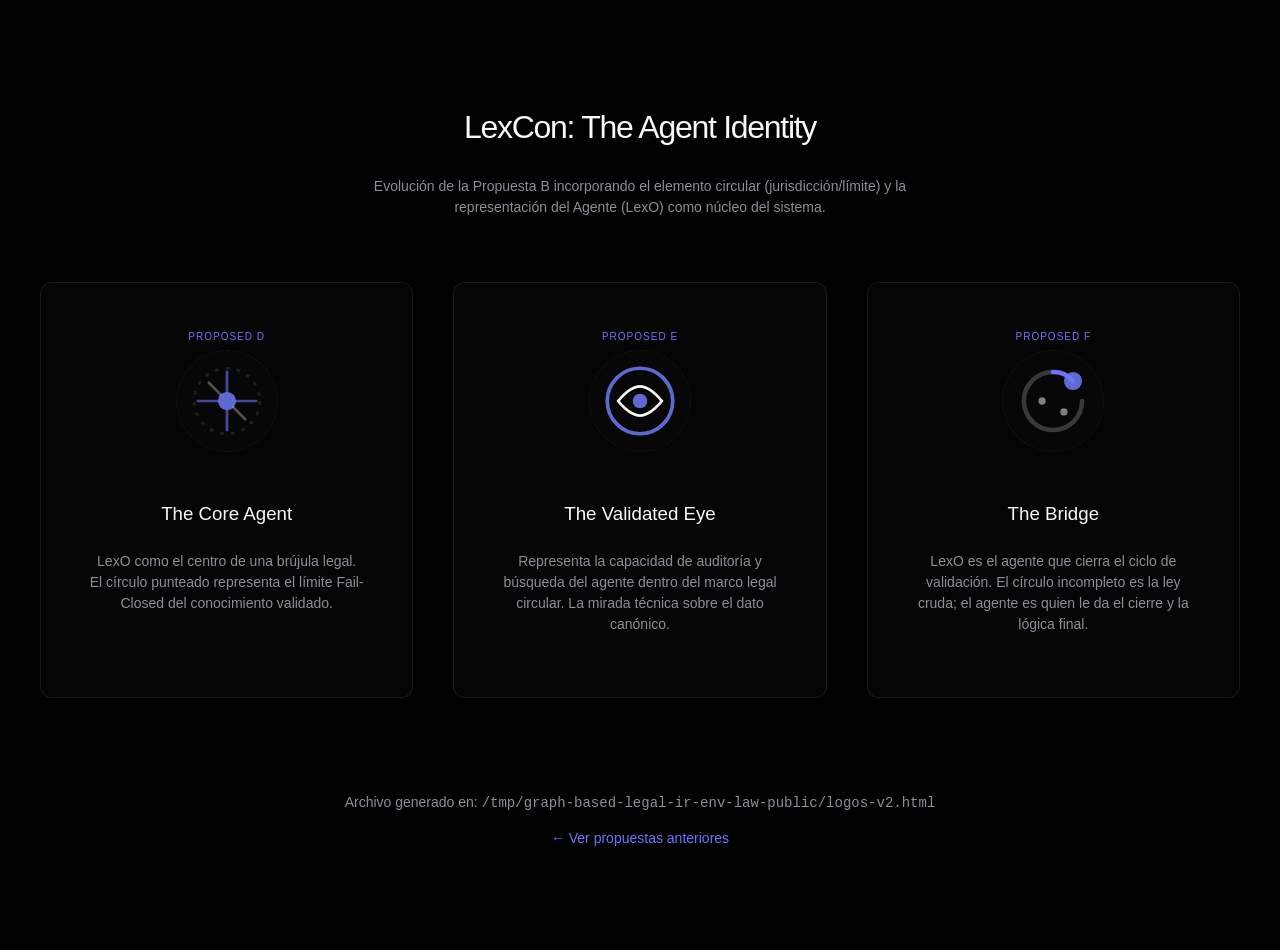
<file: logos-v2.html>
<!DOCTYPE html>
<html lang="es">
<head>
    <meta charset="UTF-8">
    <meta name="viewport" content="width=device-width, initial-scale=1.0">
    <title>LexCon Logo Proposals V2 - The Agent</title>
    <style>
        body {
            background-color: #010102;
            color: #f7f8f8;
            font-family: 'Inter', sans-serif;
            display: flex;
            flex-direction: column;
            align-items: center;
            padding: 80px 24px;
        }
        .container {
            display: grid;
            grid-template-columns: repeat(auto-fit, minmax(300px, 1fr));
            gap: 40px;
            max-width: 1200px;
            width: 100%;
        }
        .logo-card {
            background: rgba(255, 255, 255, 0.02);
            border: 1px solid rgba(255, 255, 255, 0.08);
            border-radius: 12px;
            padding: 48px;
            display: flex;
            flex-direction: column;
            align-items: center;
            text-align: center;
            transition: all 0.2s;
        }
        .logo-card:hover {
            background: rgba(255, 255, 255, 0.04);
            border-color: rgba(94, 106, 210, 0.4);
            transform: translateY(-4px);
        }
        .logo-box {
            width: 100px;
            height: 100px;
            display: flex;
            align-items: center;
            justify-content: center;
            margin-bottom: 32px;
            background: rgba(255, 255, 255, 0.01);
            border-radius: 50%;
            border: 1px dashed rgba(255, 255, 255, 0.05);
        }
        h3 { margin-bottom: 12px; font-weight: 510; }
        p { font-size: 14px; color: #8a8f98; line-height: 1.5; }
        .tag {
            font-size: 10px;
            text-transform: uppercase;
            letter-spacing: 0.1em;
            color: #7170ff;
            margin-bottom: 8px;
        }
    </style>
</head>
<body>
    <h1 style="margin-bottom: 16px; font-weight: 510; letter-spacing: -0.04em;">LexCon: The Agent Identity</h1>
    <p style="color: #8a8f98; margin-bottom: 64px; max-width: 600px; text-align: center;">Evolución de la Propuesta B incorporando el elemento circular (jurisdicción/límite) y la representación del Agente (LexO) como núcleo del sistema.</p>
    
    <div class="container">
        <!-- Proposal D -->
        <div class="logo-card">
            <span class="tag">Proposed D</span>
            <div class="logo-box">
                <svg width="80" height="80" viewBox="0 0 44 44" fill="none">
                    <!-- The Boundary -->
                    <circle cx="22" cy="22" r="18" stroke="rgba(255,255,255,0.1)" stroke-width="1.5" stroke-dasharray="2 4"/>
                    <!-- The Agent Node -->
                    <circle cx="22" cy="22" r="5" fill="#5e6ad2"/>
                    <!-- Thinking/Reasoning Beams -->
                    <path d="M22 17V6M22 27V38M17 22H6M27 22H38" stroke="#7170ff" stroke-width="1.5" stroke-linecap="round" opacity="0.6"/>
                    <path d="M18.5 18.5L12 12M25.5 25.5L32 32" stroke="#f7f8f8" stroke-width="1.5" stroke-linecap="round" opacity="0.3"/>
                </svg>
            </div>
            <h3>The Core Agent</h3>
            <p>LexO como el centro de una brújula legal. El círculo punteado representa el límite Fail-Closed del conocimiento validado.</p>
        </div>

        <!-- Proposal E -->
        <div class="logo-card">
            <span class="tag">Proposed E</span>
            <div class="logo-box">
                <svg width="80" height="80" viewBox="0 0 44 44" fill="none">
                    <!-- Outer Halo -->
                    <circle cx="22" cy="22" r="18" stroke="#5e6ad2" stroke-width="2"/>
                    <!-- The Eye/Lens of the Agent -->
                    <path d="M10 22C10 22 16 14 22 14C28 14 34 22 34 22C34 22 28 30 22 30C16 30 10 22 10 22Z" stroke="#f7f8f8" stroke-width="1.5"/>
                    <circle cx="22" cy="22" r="4" fill="#5e6ad2"/>
                </svg>
            </div>
            <h3>The Validated Eye</h3>
            <p>Representa la capacidad de auditoría y búsqueda del agente dentro del marco legal circular. La mirada técnica sobre el dato canónico.</p>
        </div>

        <!-- Proposal F -->
        <div class="logo-card">
            <span class="tag">Proposed F</span>
            <div class="logo-box">
                <svg width="80" height="80" viewBox="0 0 44 44" fill="none">
                    <!-- The Ecosystem Circle -->
                    <path d="M38 22C38 30.8366 30.8366 38 22 38C13.1634 38 6 30.8366 6 22C6 13.1634 13.1634 6 22 6" stroke="rgba(255,255,255,0.2)" stroke-width="2.5" stroke-linecap="round"/>
                    <!-- The Agent Closing the Loop -->
                    <circle cx="33" cy="11" r="5" fill="#5e6ad2"/>
                    <path d="M22 6C26.5 6 30.5 7.8 33 11" stroke="#7170ff" stroke-width="2.5" stroke-linecap="round"/>
                    <!-- Internal Graph Pins -->
                    <circle cx="16" cy="22" r="2" fill="#f7f8f8" opacity="0.5"/>
                    <circle cx="28" cy="28" r="2" fill="#f7f8f8" opacity="0.5"/>
                </svg>
            </div>
            <h3>The Bridge</h3>
            <p>LexO es el agente que cierra el ciclo de validación. El círculo incompleto es la ley cruda; el agente es quien le da el cierre y la lógica final.</p>
        </div>
    </div>

    <div style="margin-top: 80px; text-align: center;">
        <p>Archivo generado en: <code>/tmp/graph-based-legal-ir-env-law-public/logos-v2.html</code></p>
        <p style="margin-top: 12px;"><a href="logos.html" style="color: #7170ff; text-decoration: none;">&larr; Ver propuestas anteriores</a></p>
    </div>
</body>
</html>
</file>
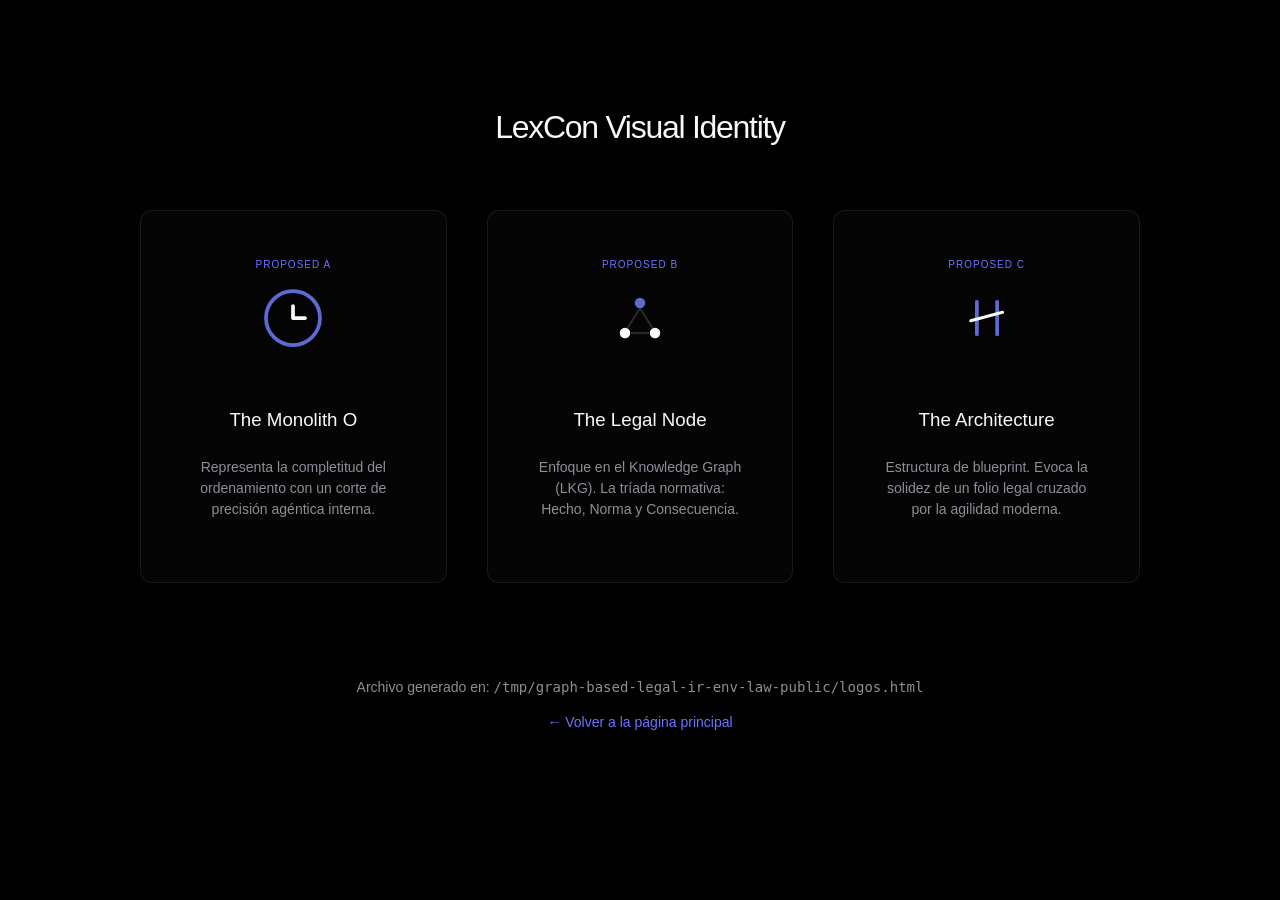
<file: logos.html>
<!DOCTYPE html>
<html lang="en">
<head>
    <meta charset="UTF-8">
    <meta name="viewport" content="width=device-width, initial-scale=1.0">
    <title>LexCon Logo Proposals</title>
    <style>
        body {
            background-color: #010102;
            color: #f7f8f8;
            font-family: 'Inter', sans-serif;
            display: flex;
            flex-direction: column;
            align-items: center;
            padding: 80px 24px;
        }
        .container {
            display: grid;
            grid-template-columns: repeat(auto-fit, minmax(280px, 1fr));
            gap: 40px;
            max-width: 1000px;
            width: 100%;
        }
        .logo-card {
            background: rgba(255, 255, 255, 0.02);
            border: 1px solid rgba(255, 255, 255, 0.08);
            border-radius: 12px;
            padding: 48px;
            display: flex;
            flex-direction: column;
            align-items: center;
            text-align: center;
            transition: transform 0.2s;
        }
        .logo-card:hover {
            background: rgba(255, 255, 255, 0.04);
            transform: translateY(-4px);
        }
        .logo-box {
            width: 80px;
            height: 80px;
            display: flex;
            align-items: center;
            justify-content: center;
            margin-bottom: 32px;
            background: rgba(0, 0, 0, 0.2);
            border-radius: 8px;
        }
        h3 { margin-bottom: 12px; font-weight: 510; }
        p { font-size: 14px; color: #8a8f98; line-height: 1.5; }
        .tag {
            font-size: 10px;
            text-transform: uppercase;
            letter-spacing: 0.1em;
            color: #7170ff;
            margin-bottom: 8px;
        }
    </style>
</head>
<body>
    <h1 style="margin-bottom: 64px; font-weight: 510; letter-spacing: -0.04em;">LexCon Visual Identity</h1>
    
    <div class="container">
        <!-- Proposal A -->
        <div class="logo-card">
            <span class="tag">Proposed A</span>
            <div class="logo-box">
                <svg width="60" height="60" viewBox="0 0 40 40" fill="none">
                    <circle cx="20" cy="20" r="18" stroke="#5e6ad2" stroke-width="2.5"/>
                    <path d="M20 12V20H28" stroke="#f7f8f8" stroke-width="2.5" stroke-linecap="round" stroke-linejoin="round"/>
                </svg>
            </div>
            <h3>The Monolith O</h3>
            <p>Representa la completitud del ordenamiento con un corte de precisión agéntica interna.</p>
        </div>

        <!-- Proposal B -->
        <div class="logo-card">
            <span class="tag">Proposed B</span>
            <div class="logo-box">
                <svg width="60" height="60" viewBox="0 0 40 40">
                    <circle cx="20" cy="10" r="3.5" fill="#5e6ad2"/>
                    <circle cx="10" cy="30" r="3.5" fill="#f7f8f8"/>
                    <circle cx="30" cy="30" r="3.5" fill="#f7f8f8"/>
                    <path d="M20 13.5L11.5 27M20 13.5L28.5 27M14 30H26" stroke="rgba(255,255,255,0.15)" stroke-width="1.5"/>
                </svg>
            </div>
            <h3>The Legal Node</h3>
            <p>Enfoque en el Knowledge Graph (LKG). La tríada normativa: Hecho, Norma y Consecuencia.</p>
        </div>

        <!-- Proposal C -->
        <div class="logo-card">
            <span class="tag">Proposed C</span>
            <div class="logo-box">
                <svg width="60" height="60" viewBox="0 0 40 40">
                    <rect x="12" y="8" width="2.5" height="24" fill="#5e6ad2" rx="1"/>
                    <rect x="25.5" y="8" width="2.5" height="24" fill="#5e6ad2" rx="1"/>
                    <rect x="8" y="18" width="24" height="2" fill="#f7f8f8" rx="1" transform="rotate(-15 20 20)"/>
                </svg>
            </div>
            <h3>The Architecture</h3>
            <p>Estructura de blueprint. Evoca la solidez de un folio legal cruzado por la agilidad moderna.</p>
        </div>
    </div>

    <div style="margin-top: 80px; text-align: center;">
        <p>Archivo generado en: <code>/tmp/graph-based-legal-ir-env-law-public/logos.html</code></p>
        <p style="margin-top: 12px;"><a href="index.html" style="color: #7170ff; text-decoration: none;">&larr; Volver a la página principal</a></p>
    </div>
</body>
</html>
</file>
<file: base.css>
:root {
  --bg-marketing: #010102;
  --bg-panel: #0f1011;
  --bg-card: #191a1b;
  --text-primary: #f7f8f8;
  --text-secondary: #d0d6e0;
  --text-tertiary: #8a8f98;
  --accent: #5e6ad2;
  --accent-glow: #7170ff;
  --border-subtle: rgba(255, 255, 255, 0.05);
  --border-std: rgba(255, 255, 255, 0.08);
}

* {
  box-sizing: border-box;
  margin: 0;
  padding: 0;
}

body {
  background-color: var(--bg-marketing);
  color: var(--text-primary);
  font-family: 'Inter', system-ui, -apple-system, sans-serif;
  font-feature-settings: "cv01", "ss03";
  line-height: 1.5;
  -webkit-font-smoothing: antialiased;
}

.layout {
  max-width: 1200px;
  margin: 0 auto;
  padding: 80px 24px;
}

/* Typography */
h1 {
  font-size: clamp(2.5rem, 6vw, 3.8rem);
  font-weight: 600;
  letter-spacing: -0.03em;
  line-height: 1.1;
  margin-bottom: 20px;
  color: var(--text-primary);
}

h2 {
  font-size: 2rem;
  font-weight: 510;
  letter-spacing: -0.03em;
  margin-bottom: 24px;
}

.lead {
  font-size: 1.15rem;
  color: var(--text-tertiary);
  max-width: 750px;
  margin-bottom: 32px;
  text-align: justify;
  line-height: 1.6;
}

/* Horizontal Pipeline */
.pipeline-container {
  display: flex;
  gap: 20px;
  margin: 48px 0;
  overflow-x: auto;
  padding-bottom: 20px;
}

.node {
  flex: 1;
  min-width: 280px;
  background: rgba(255, 255, 255, 0.02);
  border: 1px solid var(--border-std);
  padding: 32px;
  border-radius: 12px;
  position: relative;
  transition: all 0.3s ease;
}

.node:hover {
  background: rgba(255, 255, 255, 0.04);
  border-color: rgba(94, 106, 210, 0.3);
  transform: translateY(-2px);
}

.node-label {
  font-family: 'JetBrains Mono', monospace;
  font-size: 0.75rem;
  color: var(--accent-glow);
  margin-bottom: 12px;
  display: block;
  font-weight: 600;
  letter-spacing: 0.1em;
}

.node h3 {
  font-size: 1.25rem;
  margin-bottom: 12px;
  font-weight: 510;
}

.node p {
  font-size: 0.94rem;
  color: var(--text-tertiary);
  text-align: justify;
  line-height: 1.5;
}

/* Bento Grid */
.grid {
  display: grid;
  grid-template-columns: repeat(12, 1fr);
  gap: 20px;
  margin-top: 64px;
}

.box {
  grid-column: span 4;
  background: rgba(255, 255, 255, 0.02);
  border: 1px solid var(--border-std);
  padding: 32px;
  border-radius: 12px;
  transition: all 0.3s ease;
}

.box:hover {
  border-color: rgba(94, 106, 210, 0.2);
}

.box h4 {
  font-size: 1.1rem;
  margin-bottom: 12px;
  font-weight: 600;
  color: var(--text-primary);
}

.box p {
  font-size: 0.94rem;
  color: var(--text-tertiary);
  text-align: justify;
  line-height: 1.5;
}

/* Buttons and Links */
.btn {
  display: inline-block;
  padding: 14px 28px;
  border-radius: 8px;
  font-size: 0.94rem;
  font-weight: 500;
  text-decoration: none;
  transition: all 0.2s cubic-bezier(0.4, 0, 0.2, 1);
}

.btn-primary {
  background: var(--accent);
  color: white;
  box-shadow: 0 4px 14px 0 rgba(94, 106, 210, 0.39);
}

.btn-ghost {
  background: rgba(255, 255, 255, 0.03);
  border: 1px solid var(--border-std);
  color: var(--text-secondary);
}

.btn:hover {
  transform: translateY(-2px);
  filter: brightness(1.1);
}

.nav-links {
  display: flex;
  flex-wrap: wrap;
  gap: 16px;
  margin-top: 64px;
}

/* Markdown Rendering Overrides */
.content {
  color: var(--text-secondary);
}

.content h1, .content h2, .content h3 {
  color: var(--text-primary);
  margin-top: 2.5rem;
  margin-bottom: 1.25rem;
  line-height: 1.3;
}

.content p {
  margin-bottom: 1.25rem;
}

.content hr {
  border: 0;
  border-top: 1px solid var(--border-subtle);
  margin: 3rem 0;
}

@media (max-width: 900px) {
  .grid { grid-template-columns: 1fr; }
  .box { grid-column: span 12; }
}

@media (max-width: 768px) {
  .pipeline-container { flex-direction: column; }
  .node { min-width: 100%; }
}
</file>
